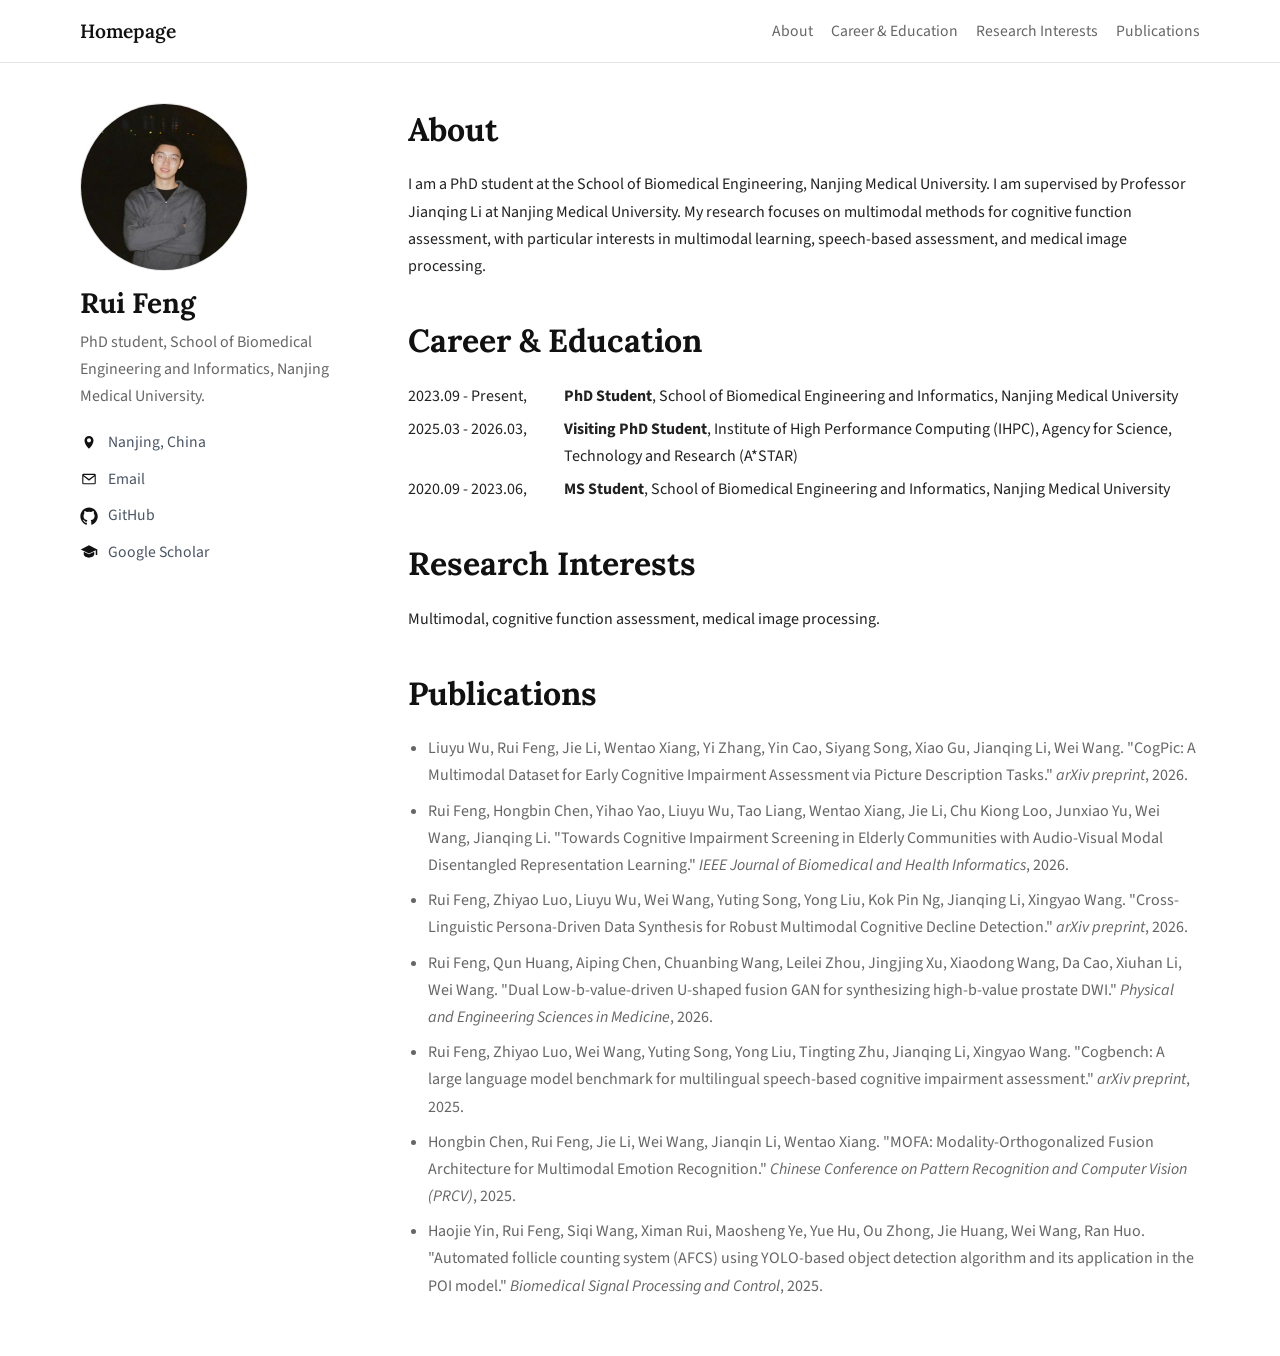
<file: index.html>
<!DOCTYPE html>
<html lang="en">
<head>
  <meta charset="UTF-8">
  <meta name="viewport" content="width=device-width, initial-scale=1.0">
  <title>Rui Feng | Homepage</title>
  <link rel="icon" type="image/svg+xml" href="data:image/svg+xml,%3Csvg xmlns='http://www.w3.org/2000/svg' viewBox='0 0 64 64'%3E%3Crect width='64' height='64' rx='12' fill='%23ffffff'/%3E%3Ctext x='32' y='44' text-anchor='middle' font-family='Georgia, serif' font-size='42' font-weight='700' fill='%23111111'%3ER%3C/text%3E%3C/svg%3E">
  <link rel="preconnect" href="https://fonts.googleapis.com">
  <link rel="preconnect" href="https://fonts.gstatic.com" crossorigin>
  <link href="https://fonts.googleapis.com/css2?family=Lora:wght@400;500;600;700&family=Source+Sans+3:wght@400;500;600;700&display=swap" rel="stylesheet">
  <link rel="stylesheet" href="styles.css">
</head>
<body>
  <header class="site-header">
    <div class="container header-inner">
      <a class="site-title" href="#top">Homepage</a>
      <nav class="site-nav" aria-label="Main navigation">
        <a href="#about">About</a>
        <a href="#career-education">Career &amp; Education</a>
        <a href="#research-interests">Research Interests</a>
        <a href="#publications">Publications</a>
      </nav>
    </div>
  </header>

  <main class="container layout" id="top">
    <aside class="sidebar">
      <div class="sidebar-card">
        <img class="avatar" src="logo.jpg" alt="Portrait of Rui Feng">
        <h1>Rui Feng</h1>
        <p class="sidebar-bio">
          PhD student, School of Biomedical Engineering and Informatics, Nanjing Medical University.
        </p>

        <ul class="sidebar-link-list">
          <li class="sidebar-link-item">
            <span class="sidebar-icon" aria-hidden="true">
              <svg viewBox="0 0 24 24" focusable="false">
                <path d="M12 21s-6-5.33-6-11a6 6 0 1 1 12 0c0 5.67-6 11-6 11Zm0-8.5A2.5 2.5 0 1 0 12 7a2.5 2.5 0 0 0 0 5.5Z"></path>
              </svg>
            </span>
            <span>Nanjing, China</span>
          </li>
          <li class="sidebar-link-item">
            <span class="sidebar-icon" aria-hidden="true">
              <svg viewBox="0 0 24 24" focusable="false">
                <path d="M3 6.75A1.75 1.75 0 0 1 4.75 5h14.5A1.75 1.75 0 0 1 21 6.75v10.5A1.75 1.75 0 0 1 19.25 19H4.75A1.75 1.75 0 0 1 3 17.25V6.75Zm1.8-.25 7.2 5.62 7.2-5.62H4.8Zm14.7 11V8.4l-7.04 5.5a.75.75 0 0 1-.92 0L4.5 8.4v9.1h15Z"></path>
              </svg>
            </span>
            <a href="mailto:bmefr@stu.njmu.edu.cn">Email</a>
          </li>
          <li class="sidebar-link-item">
            <span class="sidebar-icon" aria-hidden="true">
              <svg viewBox="0 0 24 24" focusable="false">
                <path d="M12 .5C5.65.5.5 5.8.5 12.34c0 5.23 3.3 9.66 7.88 11.22.58.11.79-.26.79-.58v-2.1c-3.2.72-3.88-1.4-3.88-1.4-.52-1.37-1.28-1.73-1.28-1.73-1.05-.74.08-.73.08-.73 1.16.08 1.77 1.22 1.77 1.22 1.03 1.81 2.7 1.29 3.36.99.1-.77.4-1.29.73-1.59-2.56-.3-5.25-1.32-5.25-5.86 0-1.29.45-2.35 1.18-3.18-.12-.3-.51-1.53.11-3.2 0 0 .97-.32 3.19 1.22a10.8 10.8 0 0 1 5.82 0c2.22-1.54 3.19-1.22 3.19-1.22.62 1.67.23 2.9.11 3.2.74.83 1.18 1.89 1.18 3.18 0 4.55-2.69 5.56-5.26 5.86.41.36.78 1.06.78 2.14v3.18c0 .32.21.7.8.58 4.57-1.57 7.86-5.99 7.86-11.22C23.5 5.8 18.35.5 12 .5Z"></path>
              </svg>
            </span>
            <a href="https://github.com/FengRui1998" target="_blank" rel="noreferrer">GitHub</a>
          </li>
          <li class="sidebar-link-item">
            <span class="sidebar-icon" aria-hidden="true">
              <svg viewBox="0 0 24 24" focusable="false">
                <path d="M12 3 1 8.5l11 5.5 9-4.5V16h2V8.5L12 3Zm-7 8.57V15c0 2.62 4.03 4.5 7 4.5s7-1.88 7-4.5v-3.43l-7 3.5-7-3.5Z"></path>
              </svg>
            </span>
            <a href="https://scholar.google.com/citations?authuser=2&amp;user=lmFeAVEAAAAJ" target="_blank" rel="noreferrer">Google Scholar</a>
          </li>
        </ul>
      </div>
    </aside>

    <section class="content">
      <article class="content-block" id="about">
        <h2>About</h2>
        <p>
          I am a PhD student at the School of Biomedical Engineering, Nanjing Medical University.
          I am supervised by Professor Jianqing Li at Nanjing Medical University.
          My research focuses on multimodal methods for cognitive function assessment, with
          particular interests in multimodal learning, speech-based assessment, and medical image
          processing.
        </p>
      </article>

      <article class="content-block" id="career-education">
        <h2>Career &amp; Education</h2>
        <div class="simple-list">
          <p><span class="career-date">2023.09 - Present,</span><span class="career-text"><strong>PhD Student</strong>, School of Biomedical Engineering and Informatics, Nanjing Medical University</span></p>
          <p><span class="career-date">2025.03 - 2026.03,</span><span class="career-text"><strong>Visiting PhD Student</strong>, Institute of High Performance Computing (IHPC), Agency for Science, Technology and Research (A*STAR)</span></p>
          <p><span class="career-date">2020.09 - 2023.06,</span><span class="career-text"><strong>MS Student</strong>, School of Biomedical Engineering and Informatics, Nanjing Medical University</span></p>
        </div>
      </article>

      <article class="content-block" id="research-interests">
        <h2>Research Interests</h2>
        <p>Multimodal, cognitive function assessment, medical image processing.</p>
      </article>

      <article class="content-block" id="publications">
        <h2>Publications</h2>
        <ul class="publication-list">
          <li>Liuyu Wu, Rui Feng, Jie Li, Wentao Xiang, Yi Zhang, Yin Cao, Siyang Song, Xiao Gu, Jianqing Li, Wei Wang. "CogPic: A Multimodal Dataset for Early Cognitive Impairment Assessment via Picture Description Tasks." <em>arXiv preprint</em>, 2026.</li>
          <li>Rui Feng, Hongbin Chen, Yihao Yao, Liuyu Wu, Tao Liang, Wentao Xiang, Jie Li, Chu Kiong Loo, Junxiao Yu, Wei Wang, Jianqing Li. "Towards Cognitive Impairment Screening in Elderly Communities with Audio-Visual Modal Disentangled Representation Learning." <em>IEEE Journal of Biomedical and Health Informatics</em>, 2026.</li>
          <li>Rui Feng, Zhiyao Luo, Liuyu Wu, Wei Wang, Yuting Song, Yong Liu, Kok Pin Ng, Jianqing Li, Xingyao Wang. "Cross-Linguistic Persona-Driven Data Synthesis for Robust Multimodal Cognitive Decline Detection." <em>arXiv preprint</em>, 2026.</li>
          <li>Rui Feng, Qun Huang, Aiping Chen, Chuanbing Wang, Leilei Zhou, Jingjing Xu, Xiaodong Wang, Da Cao, Xiuhan Li, Wei Wang. "Dual Low-b-value-driven U-shaped fusion GAN for synthesizing high-b-value prostate DWI." <em>Physical and Engineering Sciences in Medicine</em>, 2026.</li>
          <li>Rui Feng, Zhiyao Luo, Wei Wang, Yuting Song, Yong Liu, Tingting Zhu, Jianqing Li, Xingyao Wang. "Cogbench: A large language model benchmark for multilingual speech-based cognitive impairment assessment." <em>arXiv preprint</em>, 2025.</li>
          <li>Hongbin Chen, Rui Feng, Jie Li, Wei Wang, Jianqin Li, Wentao Xiang. "MOFA: Modality-Orthogonalized Fusion Architecture for Multimodal Emotion Recognition." <em>Chinese Conference on Pattern Recognition and Computer Vision (PRCV)</em>, 2025.</li>
          <li>Haojie Yin, Rui Feng, Siqi Wang, Ximan Rui, Maosheng Ye, Yue Hu, Ou Zhong, Jie Huang, Wei Wang, Ran Huo. "Automated follicle counting system (AFCS) using YOLO-based object detection algorithm and its application in the POI model." <em>Biomedical Signal Processing and Control</em>, 2025.</li>
        </ul>
      </article>

    </section>
  </main>
</body>
</html>
</file>
<file: styles.css>
:root {
  --bg: #ffffff;
  --text: #222222;
  --muted: #666666;
  --line: #e5e5e5;
  --link: #1b64b0;
  --heading: #111111;
  --sidebar-bg: #fafafa;
}

* {
  box-sizing: border-box;
}

html {
  scroll-behavior: smooth;
}

body {
  margin: 0;
  background: var(--bg);
  color: var(--text);
  font-family: "Source Sans 3", sans-serif;
  line-height: 1.7;
}

a {
  color: var(--link);
  text-decoration: none;
}

a:hover {
  text-decoration: underline;
}

.container {
  width: min(1120px, calc(100% - 32px));
  margin: 0 auto;
}

.site-header {
  border-bottom: 1px solid var(--line);
  background: #ffffff;
}

.header-inner {
  display: flex;
  justify-content: space-between;
  align-items: center;
  gap: 20px;
  min-height: 62px;
}

.site-title {
  color: var(--heading);
  font-family: "Lora", serif;
  font-size: 1.2rem;
  font-weight: 600;
}

.site-nav {
  display: flex;
  flex-wrap: wrap;
  gap: 18px;
}

.site-nav a {
  color: var(--muted);
  font-size: 0.98rem;
}

.layout {
  display: grid;
  grid-template-columns: 280px minmax(0, 1fr);
  gap: 48px;
  padding: 40px 0 56px;
}

.sidebar {
  align-self: start;
}

.sidebar-card {
  position: sticky;
  top: 24px;
  padding: 0;
}

.avatar {
  display: block;
  width: 168px;
  height: 168px;
  margin: 0 0 16px;
  border-radius: 50%;
  object-fit: cover;
  border: 1px solid var(--line);
}

.sidebar h1,
.content h2,
.entry h3 {
  color: var(--heading);
  font-family: "Lora", serif;
}

.sidebar h1 {
  margin: 0;
  font-size: 1.75rem;
  line-height: 1.2;
}

.native-name {
  margin: 6px 0 12px;
  color: var(--muted);
  font-size: 1rem;
}

.sidebar-bio {
  margin: 8px 0 14px;
  color: var(--muted);
}

.profile-list {
  margin: 0;
  padding: 0;
  list-style: none;
}

.profile-list li {
  padding: 8px 0;
  border-bottom: 1px solid var(--line);
  color: var(--muted);
}

.sidebar-link-list {
  margin: 4px 0 0;
  padding: 0;
  list-style: none;
}

.sidebar-link-item {
  display: flex;
  align-items: center;
  gap: 10px;
  padding: 5px 0;
  color: #4b5563;
  font-size: 0.98rem;
}

.sidebar-link-item a,
.sidebar-link-item span:last-child {
  color: inherit;
}

.sidebar-link-item a:hover {
  text-decoration: underline;
}

.sidebar-icon {
  display: inline-flex;
  align-items: center;
  justify-content: center;
  width: 18px;
  height: 18px;
  color: #111111;
  flex: 0 0 18px;
}

.sidebar-icon svg {
  width: 18px;
  height: 18px;
  fill: currentColor;
}

.content {
  min-width: 0;
}

.content-block + .content-block {
  margin-top: 34px;
}

.content h2 {
  margin: 0 0 14px;
  font-size: 2rem;
}

.content-block p {
  margin: 0 0 14px;
}

.simple-list p {
  margin: 0 0 6px;
  display: flex;
  align-items: flex-start;
  gap: 8px;
}

.simple-list p:last-child {
  margin-bottom: 0;
}

.career-date {
  flex: 0 0 148px;
}

.career-text {
  flex: 1 1 auto;
  min-width: 0;
}

.entry-list {
  display: grid;
  gap: 16px;
}

.entry {
  display: flex;
  justify-content: space-between;
  gap: 24px;
  padding: 16px 0;
  border-top: 1px solid var(--line);
}

.entry:last-child {
  border-bottom: 1px solid var(--line);
}

.entry h3 {
  margin: 0 0 4px;
  font-size: 1.2rem;
}

.entry p {
  margin: 0;
  color: var(--muted);
}

.entry-meta {
  white-space: nowrap;
  color: var(--muted);
  font-weight: 600;
}

.publication-list {
  margin: 0;
  padding-left: 20px;
}

.publication-list li {
  margin: 0 0 8px;
  color: var(--muted);
}

.publication-list li:last-child {
  margin-bottom: 0;
}

@media (max-width: 900px) {
  .layout {
    grid-template-columns: 1fr;
    gap: 28px;
  }

  .sidebar-card {
    position: static;
  }
}

@media (max-width: 640px) {
  .container {
    width: min(100% - 24px, 1120px);
  }

  .header-inner,
  .entry {
    flex-direction: column;
    align-items: flex-start;
  }

  .site-nav {
    gap: 12px;
    padding-bottom: 14px;
  }
}
</file>
